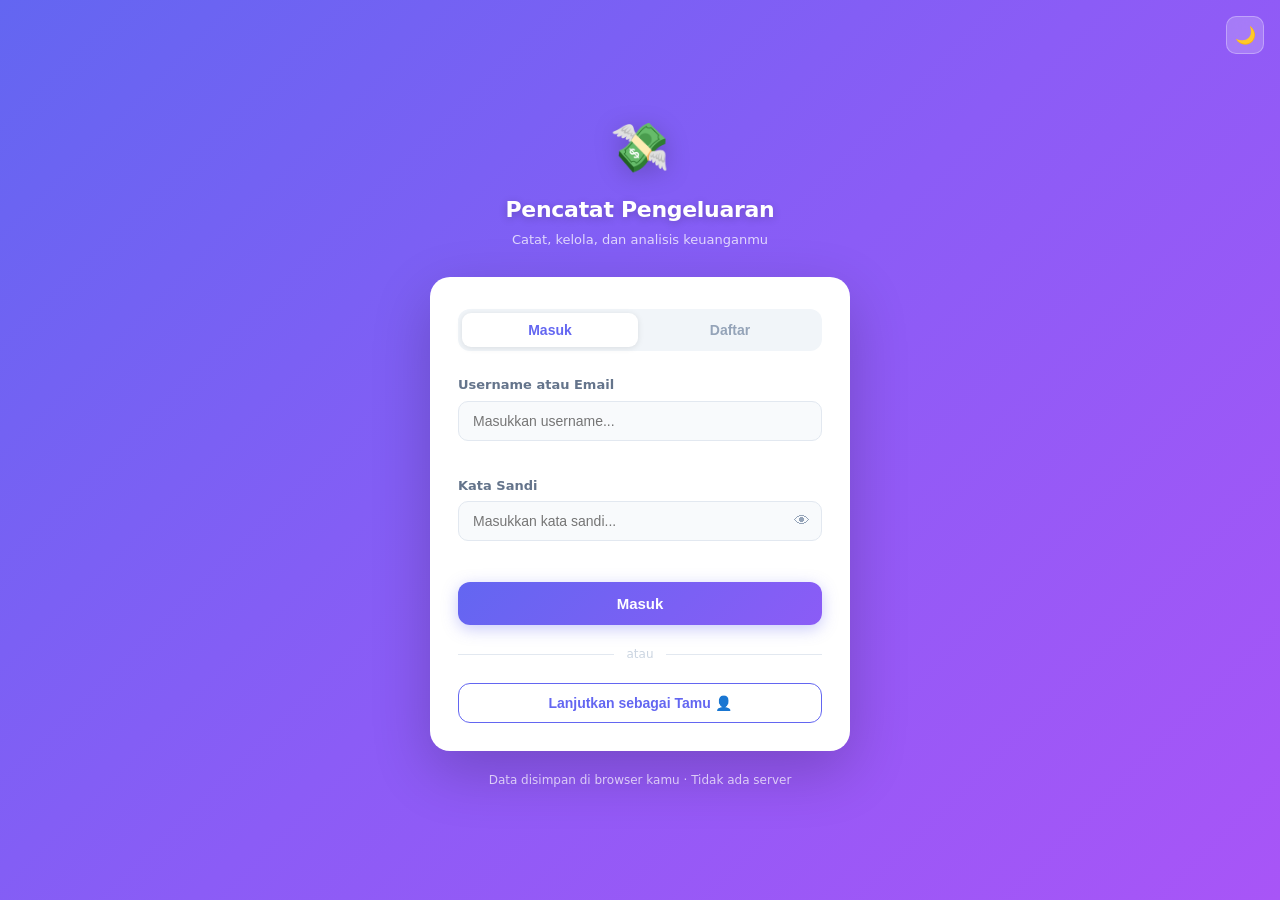
<file: expense-tracker/login.html>
<!DOCTYPE html>
<html lang="id" data-theme="light">
<head>
  <meta charset="UTF-8" />
  <meta name="viewport" content="width=device-width, initial-scale=1.0" />
  <title>Login – Pencatat Pengeluaran</title>
  <link rel="stylesheet" href="style.css" />
  <style>
    /* ── LOGIN PAGE SPECIFIC ── */
    body {
      min-height: 100vh;
      display: flex;
      flex-direction: column;
      align-items: center;
      justify-content: center;
      background: linear-gradient(135deg, #6366f1 0%, #8b5cf6 50%, #a855f7 100%);
      padding: 20px;
    }

    .login-wrap {
      width: 100%;
      max-width: 420px;
      animation: fadeUp .4s ease;
    }

    @keyframes fadeUp {
      from { opacity: 0; transform: translateY(20px); }
      to   { opacity: 1; transform: translateY(0); }
    }

    .login-logo {
      text-align: center;
      margin-bottom: 28px;
    }

    .login-logo .logo-icon {
      font-size: 48px;
      display: block;
      margin-bottom: 10px;
      filter: drop-shadow(0 4px 12px rgba(0,0,0,.2));
    }

    .login-logo h1 {
      font-size: 22px;
      font-weight: 900;
      color: #fff;
      letter-spacing: -.3px;
      text-shadow: 0 2px 8px rgba(0,0,0,.2);
    }

    .login-logo p {
      font-size: 13px;
      color: rgba(255,255,255,.75);
      margin-top: 4px;
    }

    .login-card {
      background: #fff;
      border-radius: 20px;
      padding: 32px 28px 28px;
      box-shadow: 0 20px 60px rgba(0,0,0,.2);
    }

    [data-theme="dark"] .login-card {
      background: #1e293b;
      border: 1px solid #334155;
    }

    /* Tab switch */
    .login-tabs {
      display: flex;
      background: #f1f5f9;
      border-radius: 12px;
      padding: 4px;
      margin-bottom: 24px;
      gap: 4px;
    }

    [data-theme="dark"] .login-tabs {
      background: #0f172a;
    }

    .login-tab {
      flex: 1;
      padding: 9px;
      text-align: center;
      font-size: 14px;
      font-weight: 700;
      color: #94a3b8;
      border-radius: 9px;
      cursor: pointer;
      border: none;
      background: transparent;
      transition: .2s;
    }

    .login-tab.active {
      background: #fff;
      color: #6366f1;
      box-shadow: 0 1px 6px rgba(0,0,0,.1);
    }

    [data-theme="dark"] .login-tab.active {
      background: #1e293b;
      color: #818cf8;
    }

    .login-card .form-group {
      margin-bottom: 16px;
    }

    .login-card label {
      display: block;
      font-size: 13px;
      font-weight: 600;
      color: #64748b;
      margin-bottom: 6px;
    }

    [data-theme="dark"] .login-card label {
      color: #94a3b8;
    }

    .input-wrap {
      position: relative;
    }

    .input-wrap input {
      width: 100%;
      padding: 11px 40px 11px 14px;
      border: 1.5px solid #e2e8f0;
      border-radius: 10px;
      background: #f8fafc;
      color: #1e293b;
      font-size: 14px;
      outline: none;
      transition: .2s;
    }

    [data-theme="dark"] .input-wrap input {
      background: #0f172a;
      border-color: #334155;
      color: #f1f5f9;
    }

    .input-wrap input:focus {
      border-color: #6366f1;
      box-shadow: 0 0 0 3px rgba(99,102,241,.15);
      background: #fff;
    }

    [data-theme="dark"] .input-wrap input:focus {
      background: #1e293b;
    }

    .input-wrap input.error {
      border-color: #ef4444;
    }

    .toggle-pw {
      position: absolute;
      right: 12px;
      top: 50%;
      transform: translateY(-50%);
      background: none;
      border: none;
      cursor: pointer;
      font-size: 16px;
      color: #94a3b8;
      padding: 0;
      line-height: 1;
    }

    .field-err {
      font-size: 11px;
      color: #ef4444;
      margin-top: 4px;
      min-height: 15px;
      display: block;
    }

    .login-btn {
      width: 100%;
      padding: 13px;
      background: linear-gradient(135deg, #6366f1, #8b5cf6);
      color: #fff;
      font-size: 15px;
      font-weight: 800;
      border: none;
      border-radius: 12px;
      cursor: pointer;
      margin-top: 6px;
      box-shadow: 0 4px 16px rgba(99,102,241,.35);
      transition: .15s;
    }

    .login-btn:hover { filter: brightness(1.08); }
    .login-btn:active { transform: scale(.97); }

    .login-divider {
      display: flex;
      align-items: center;
      gap: 12px;
      margin: 20px 0;
      color: #cbd5e1;
      font-size: 12px;
    }

    .login-divider::before,
    .login-divider::after {
      content: '';
      flex: 1;
      height: 1px;
      background: #e2e8f0;
    }

    [data-theme="dark"] .login-divider::before,
    [data-theme="dark"] .login-divider::after {
      background: #334155;
    }

    .guest-btn {
      width: 100%;
      padding: 11px;
      background: transparent;
      color: #6366f1;
      font-size: 14px;
      font-weight: 700;
      border: 1.5px solid #6366f1;
      border-radius: 12px;
      cursor: pointer;
      transition: .15s;
    }

    .guest-btn:hover { background: #eef2ff; }

    [data-theme="dark"] .guest-btn {
      color: #818cf8;
      border-color: #818cf8;
    }

    [data-theme="dark"] .guest-btn:hover { background: #1e1b4b; }

    .login-footer {
      text-align: center;
      margin-top: 20px;
      font-size: 12px;
      color: rgba(255,255,255,.7);
    }

    /* toast */
    .toast {
      position: fixed;
      bottom: 28px;
      left: 50%;
      transform: translateX(-50%);
      background: #1e293b;
      color: #fff;
      padding: 11px 22px;
      border-radius: 12px;
      font-size: 13px;
      font-weight: 600;
      z-index: 999;
      white-space: nowrap;
      box-shadow: 0 8px 24px rgba(0,0,0,.2);
      animation: fadeUp .25s ease;
    }

    .toast.success { background: #059669; }
    .toast.error   { background: #dc2626; }

    /* theme toggle */
    .theme-float {
      position: fixed;
      top: 16px;
      right: 16px;
      background: rgba(255,255,255,.2);
      border: 1px solid rgba(255,255,255,.3);
      border-radius: 10px;
      width: 38px;
      height: 38px;
      display: flex;
      align-items: center;
      justify-content: center;
      cursor: pointer;
      font-size: 17px;
      color: #fff;
      backdrop-filter: blur(8px);
      transition: .2s;
    }

    .theme-float:hover { background: rgba(255,255,255,.3); }

    /* panel hide/show */
    .panel { display: none; }
    .panel.active { display: block; }
  </style>
</head>
<body>

  <!-- Theme toggle -->
  <button class="theme-float" id="theme-toggle" title="Ganti tema">🌙</button>

  <div class="login-wrap">

    <!-- Logo -->
    <div class="login-logo">
      <span class="logo-icon">💸</span>
      <h1>Pencatat Pengeluaran</h1>
      <p>Catat, kelola, dan analisis keuanganmu</p>
    </div>

    <!-- Card -->
    <div class="login-card">

      <!-- Tabs -->
      <div class="login-tabs">
        <button class="login-tab active" id="tab-masuk" onclick="switchTab('masuk')">Masuk</button>
        <button class="login-tab" id="tab-daftar" onclick="switchTab('daftar')">Daftar</button>
      </div>

      <!-- ── PANEL LOGIN ── -->
      <div class="panel active" id="panel-masuk">
        <form id="form-masuk" novalidate>

          <div class="form-group">
            <label for="masuk-user">Username atau Email</label>
            <div class="input-wrap">
              <input type="text" id="masuk-user" placeholder="Masukkan username..." autocomplete="username" />
            </div>
            <span class="field-err" id="err-masuk-user"></span>
          </div>

          <div class="form-group">
            <label for="masuk-pw">Kata Sandi</label>
            <div class="input-wrap">
              <input type="password" id="masuk-pw" placeholder="Masukkan kata sandi..." autocomplete="current-password" />
              <button type="button" class="toggle-pw" onclick="togglePw('masuk-pw', this)">👁</button>
            </div>
            <span class="field-err" id="err-masuk-pw"></span>
          </div>

          <button type="submit" class="login-btn">Masuk</button>
        </form>

        <div class="login-divider">atau</div>
        <button class="guest-btn" onclick="masukTamu()">Lanjutkan sebagai Tamu 👤</button>
      </div>

      <!-- ── PANEL DAFTAR ── -->
      <div class="panel" id="panel-daftar">
        <form id="form-daftar" novalidate>

          <div class="form-group">
            <label for="daftar-nama">Nama Lengkap</label>
            <div class="input-wrap">
              <input type="text" id="daftar-nama" placeholder="Nama lengkapmu..." autocomplete="name" />
            </div>
            <span class="field-err" id="err-daftar-nama"></span>
          </div>

          <div class="form-group">
            <label for="daftar-user">Username</label>
            <div class="input-wrap">
              <input type="text" id="daftar-user" placeholder="Buat username..." autocomplete="username" />
            </div>
            <span class="field-err" id="err-daftar-user"></span>
          </div>

          <div class="form-group">
            <label for="daftar-pw">Kata Sandi</label>
            <div class="input-wrap">
              <input type="password" id="daftar-pw" placeholder="Minimal 6 karakter..." autocomplete="new-password" />
              <button type="button" class="toggle-pw" onclick="togglePw('daftar-pw', this)">👁</button>
            </div>
            <span class="field-err" id="err-daftar-pw"></span>
          </div>

          <div class="form-group">
            <label for="daftar-pw2">Konfirmasi Kata Sandi</label>
            <div class="input-wrap">
              <input type="password" id="daftar-pw2" placeholder="Ulangi kata sandi..." autocomplete="new-password" />
              <button type="button" class="toggle-pw" onclick="togglePw('daftar-pw2', this)">👁</button>
            </div>
            <span class="field-err" id="err-daftar-pw2"></span>
          </div>

          <button type="submit" class="login-btn">Buat Akun</button>
        </form>
      </div>

    </div><!-- /login-card -->

    <div class="login-footer">
      Data disimpan di browser kamu · Tidak ada server
    </div>

  </div><!-- /login-wrap -->

  <script>
    'use strict';

    const USERS_KEY   = 'ebv_users';
    const SESSION_KEY = 'ebv_session';

    /* ── THEME ── */
    const themeBtn = document.getElementById('theme-toggle');
    const saved    = localStorage.getItem('ebv_theme') || 'light';
    applyTheme(saved);

    function applyTheme(t) {
      document.documentElement.setAttribute('data-theme', t);
      themeBtn.textContent = t === 'dark' ? '☀️' : '🌙';
      localStorage.setItem('ebv_theme', t);
    }
    themeBtn.addEventListener('click', () => {
      applyTheme(document.documentElement.getAttribute('data-theme') === 'dark' ? 'light' : 'dark');
    });

    /* ── AUTO-REDIRECT jika sudah login ── */
    if (localStorage.getItem(SESSION_KEY)) {
      window.location.replace('index.html');
    }

    /* ── TAB SWITCH ── */
    function switchTab(tab) {
      ['masuk','daftar'].forEach(t => {
        document.getElementById('tab-' + t).classList.toggle('active', t === tab);
        document.getElementById('panel-' + t).classList.toggle('active', t === tab);
      });
    }

    /* ── TOGGLE PASSWORD ── */
    function togglePw(inputId, btn) {
      const input = document.getElementById(inputId);
      if (input.type === 'password') {
        input.type = 'text';
        btn.textContent = '🙈';
      } else {
        input.type = 'password';
        btn.textContent = '👁';
      }
    }

    /* ── HELPERS ── */
    function getUsers() {
      return JSON.parse(localStorage.getItem(USERS_KEY) || '[]');
    }
    function saveUsers(users) {
      localStorage.setItem(USERS_KEY, JSON.stringify(users));
    }
    function showToast(msg, type = '') {
      const old = document.querySelector('.toast');
      if (old) old.remove();
      const t = document.createElement('div');
      t.className = 'toast ' + type;
      t.textContent = msg;
      document.body.appendChild(t);
      setTimeout(() => t.remove(), 2800);
    }
    function clearErr(...ids) {
      ids.forEach(id => {
        const el = document.getElementById(id);
        if (el) { el.textContent = ''; }
        const input = document.getElementById(id.replace('err-',''));
        if (input) input.classList.remove('error');
      });
    }
    function setErr(id, msg) {
      const el = document.getElementById('err-' + id);
      if (el) el.textContent = msg;
      const input = document.getElementById(id);
      if (input) input.classList.add('error');
    }

    /* ── LOGIN ── */
    document.getElementById('form-masuk').addEventListener('submit', function(e) {
      e.preventDefault();
      clearErr('masuk-user','masuk-pw');

      const user = document.getElementById('masuk-user').value.trim();
      const pw   = document.getElementById('masuk-pw').value;
      let valid  = true;

      if (!user) { setErr('masuk-user', 'Username wajib diisi.'); valid = false; }
      if (!pw)   { setErr('masuk-pw',   'Kata sandi wajib diisi.'); valid = false; }
      if (!valid) return;

      const users   = getUsers();
      const matched = users.find(u => (u.username === user || u.nama === user) && u.password === pw);

      if (!matched) {
        setErr('masuk-pw', 'Username atau kata sandi salah.');
        showToast('Login gagal. Coba lagi.', 'error');
        return;
      }

      localStorage.setItem(SESSION_KEY, JSON.stringify({ username: matched.username, nama: matched.nama }));
      showToast('Selamat datang, ' + matched.nama + '! 👋', 'success');
      setTimeout(() => window.location.replace('index.html'), 1000);
    });

    /* ── DAFTAR ── */
    document.getElementById('form-daftar').addEventListener('submit', function(e) {
      e.preventDefault();
      clearErr('daftar-nama','daftar-user','daftar-pw','daftar-pw2');

      const nama  = document.getElementById('daftar-nama').value.trim();
      const user  = document.getElementById('daftar-user').value.trim();
      const pw    = document.getElementById('daftar-pw').value;
      const pw2   = document.getElementById('daftar-pw2').value;
      let valid   = true;

      if (!nama)           { setErr('daftar-nama', 'Nama wajib diisi.'); valid = false; }
      if (!user)           { setErr('daftar-user', 'Username wajib diisi.'); valid = false; }
      if (pw.length < 6)   { setErr('daftar-pw',   'Minimal 6 karakter.'); valid = false; }
      if (pw !== pw2)      { setErr('daftar-pw2',  'Kata sandi tidak cocok.'); valid = false; }
      if (!valid) return;

      const users = getUsers();
      if (users.find(u => u.username === user)) {
        setErr('daftar-user', 'Username sudah digunakan.');
        return;
      }

      users.push({ nama, username: user, password: pw });
      saveUsers(users);

      showToast('Akun berhasil dibuat! Silakan masuk.', 'success');
      setTimeout(() => switchTab('masuk'), 1200);

      // isi otomatis form login
      setTimeout(() => {
        document.getElementById('masuk-user').value = user;
        document.getElementById('masuk-pw').value   = pw;
      }, 1300);
    });

    /* ── TAMU ── */
    function masukTamu() {
      localStorage.setItem(SESSION_KEY, JSON.stringify({ username: 'tamu', nama: 'Tamu' }));
      window.location.replace('index.html');
    }
  </script>
</body>
</html>
</file>
<file: expense-tracker/style.css>
/* =====================================================
   EXPENSE & BUDGET VISUALIZER — style.css
   ===================================================== */

/* ----- CSS VARIABLES (Light Theme) ----- */
:root {
  --bg:          #f0f2f5;
  --bg-card:     #ffffff;
  --bg-header:   #ffffff;
  --border:      #e2e8f0;
  --text:        #1e293b;
  --text-muted:  #64748b;
  --text-light:  #94a3b8;
  --primary:     #6366f1;
  --primary-hover: #4f46e5;
  --primary-light: #eef2ff;
  --income:      #10b981;
  --income-bg:   #d1fae5;
  --expense:     #ef4444;
  --expense-bg:  #fee2e2;
  --warning-bg:  #fef9c3;
  --warning-text:#854d0e;
  --warning-border:#fde047;
  --danger:      #ef4444;
  --danger-light:#fee2e2;
  --shadow:      0 1px 3px rgba(0,0,0,.08), 0 4px 16px rgba(0,0,0,.05);
  --shadow-lg:   0 8px 30px rgba(0,0,0,.1);
  --radius:      14px;
  --radius-sm:   8px;
  --transition:  .2s ease;
}

/* ----- DARK THEME ----- */
[data-theme="dark"] {
  --bg:          #0f172a;
  --bg-card:     #1e293b;
  --bg-header:   #1e293b;
  --border:      #334155;
  --text:        #f1f5f9;
  --text-muted:  #94a3b8;
  --text-light:  #64748b;
  --primary:     #818cf8;
  --primary-hover:#6366f1;
  --primary-light:#1e1b4b;
  --income:      #34d399;
  --income-bg:   #064e3b;
  --expense:     #f87171;
  --expense-bg:  #450a0a;
  --warning-bg:  #422006;
  --warning-text:#fef08a;
  --warning-border:#854d0e;
  --danger:      #f87171;
  --danger-light:#450a0a;
  --shadow:      0 1px 3px rgba(0,0,0,.3), 0 4px 16px rgba(0,0,0,.2);
  --shadow-lg:   0 8px 30px rgba(0,0,0,.4);
}

/* ----- RESET & BASE ----- */
*, *::before, *::after { box-sizing: border-box; margin: 0; padding: 0; }

html { scroll-behavior: smooth; }

body {
  font-family: 'Segoe UI', system-ui, -apple-system, sans-serif;
  background: var(--bg);
  color: var(--text);
  min-height: 100vh;
  transition: background var(--transition), color var(--transition);
  line-height: 1.5;
}

/* ----- HEADER ----- */
.app-header {
  background: var(--bg-header);
  border-bottom: 1px solid var(--border);
  position: sticky;
  top: 0;
  z-index: 100;
  box-shadow: var(--shadow);
  transition: background var(--transition);
}

.header-inner {
  max-width: 1100px;
  margin: 0 auto;
  padding: 14px 20px;
  display: flex;
  align-items: center;
  justify-content: space-between;
}

.header-left {
  display: flex;
  align-items: center;
  gap: 10px;
}

.header-icon { font-size: 22px; }

.header-title {
  font-size: clamp(15px, 2.5vw, 20px);
  font-weight: 800;
  color: var(--primary);
  letter-spacing: -.3px;
}

/* ----- CONTAINER ----- */
.container {
  max-width: 1100px;
  margin: 0 auto;
  padding: 24px 20px 48px;
  display: flex;
  flex-direction: column;
  gap: 20px;
}

/* ----- CARDS ----- */
.card {
  background: var(--bg-card);
  border: 1px solid var(--border);
  border-radius: var(--radius);
  padding: 24px;
  box-shadow: var(--shadow);
  transition: background var(--transition), border-color var(--transition);
}

.card-title {
  font-size: 16px;
  font-weight: 700;
  color: var(--text);
  margin-bottom: 18px;
}

/* ----- BALANCE CARD ----- */
.balance-card {
  background: linear-gradient(135deg, var(--primary) 0%, #8b5cf6 100%);
  border: none;
  border-radius: var(--radius);
  padding: 28px 28px 22px;
  color: #fff;
  text-align: center;
  box-shadow: var(--shadow-lg);
}

.balance-label {
  font-size: 11px;
  font-weight: 700;
  letter-spacing: 1.5px;
  text-transform: uppercase;
  opacity: .8;
  margin-bottom: 8px;
}

.balance-amount {
  font-size: clamp(36px, 6vw, 52px);
  font-weight: 900;
  letter-spacing: -1px;
  margin-bottom: 16px;
  transition: transform .3s ease;
}

.balance-amount.bump {
  animation: bump .3s ease;
}

@keyframes bump {
  0%  { transform: scale(1); }
  50% { transform: scale(1.06); }
  100%{ transform: scale(1); }
}

.balance-meta {
  display: flex;
  justify-content: center;
  gap: 24px;
  flex-wrap: wrap;
}

.meta-item {
  font-size: 13px;
  opacity: .9;
  background: rgba(255,255,255,.15);
  padding: 4px 12px;
  border-radius: 999px;
}

/* ----- BUDGET WARNING ----- */
.budget-warning {
  background: var(--warning-bg);
  color: var(--warning-text);
  border: 1.5px solid var(--warning-border);
  border-radius: var(--radius-sm);
  padding: 12px 16px;
  font-size: 14px;
  animation: slideDown .3s ease;
}

@keyframes slideDown {
  from { opacity: 0; transform: translateY(-8px); }
  to   { opacity: 1; transform: translateY(0); }
}

/* ----- TOP GRID ----- */
.top-grid {
  display: grid;
  grid-template-columns: 1fr 1fr;
  gap: 20px;
}

/* ----- FORM ----- */
.form-group {
  margin-bottom: 14px;
}

.form-group label {
  display: block;
  font-size: 13px;
  font-weight: 600;
  color: var(--text-muted);
  margin-bottom: 6px;
}

.form-row {
  display: grid;
  grid-template-columns: 1fr 1fr;
  gap: 12px;
}

input[type="text"],
input[type="number"],
input[type="date"],
select {
  width: 100%;
  padding: 10px 13px;
  border: 1.5px solid var(--border);
  border-radius: var(--radius-sm);
  background: var(--bg);
  color: var(--text);
  font-size: 14px;
  outline: none;
  transition: border-color var(--transition), box-shadow var(--transition), background var(--transition);
  -webkit-appearance: none;
  appearance: none;
}

input:focus, select:focus {
  border-color: var(--primary);
  box-shadow: 0 0 0 3px rgba(99,102,241,.15);
}

input.error { border-color: var(--danger); }

.field-error {
  display: block;
  font-size: 11px;
  color: var(--danger);
  margin-top: 4px;
  min-height: 16px;
}

.category-row {
  display: flex;
  gap: 8px;
}

.category-row select { flex: 1; }

/* ----- BUDGET SETTER ----- */
.budget-setter {
  border-top: 1px solid var(--border);
  margin-top: 20px;
  padding-top: 16px;
}

.budget-setter label {
  display: block;
  font-size: 13px;
  font-weight: 600;
  color: var(--text-muted);
  margin-bottom: 6px;
}

.budget-row {
  display: flex;
  gap: 8px;
}

.budget-row input { flex: 1; }

/* ----- BUTTONS ----- */
.btn {
  padding: 10px 18px;
  border-radius: var(--radius-sm);
  font-size: 14px;
  font-weight: 700;
  border: none;
  cursor: pointer;
  transition: background var(--transition), transform var(--transition), box-shadow var(--transition);
  display: inline-flex;
  align-items: center;
  justify-content: center;
  gap: 6px;
}

.btn:active { transform: scale(.97); }

.btn-primary {
  background: var(--primary);
  color: #fff;
  box-shadow: 0 3px 12px rgba(99,102,241,.3);
}

.btn-primary:hover { background: var(--primary-hover); }

.btn-secondary {
  background: var(--primary-light);
  color: var(--primary);
  border: 1.5px solid var(--primary);
}

.btn-danger-outline {
  background: transparent;
  color: var(--danger);
  border: 1.5px solid var(--danger);
  font-size: 12px;
  padding: 7px 13px;
}

.btn-danger-outline:hover { background: var(--danger-light); }

.btn-full { width: 100%; margin-top: 4px; }

.icon-btn {
  background: var(--bg);
  border: 1.5px solid var(--border);
  border-radius: var(--radius-sm);
  width: 38px;
  height: 38px;
  font-size: 17px;
  cursor: pointer;
  display: inline-flex;
  align-items: center;
  justify-content: center;
  transition: background var(--transition);
  color: var(--text);
  flex-shrink: 0;
}

.icon-btn:hover { background: var(--primary-light); }

/* ----- CHART ----- */
.chart-card {
  display: flex;
  flex-direction: column;
}

.chart-wrap {
  position: relative;
  flex: 1;
  min-height: 220px;
  display: flex;
  align-items: center;
  justify-content: center;
}

.chart-wrap canvas {
  max-height: 240px;
}

.chart-empty {
  position: absolute;
  inset: 0;
  display: flex;
  align-items: center;
  justify-content: center;
  font-size: 13px;
  color: var(--text-light);
  font-style: italic;
}

.chart-legend {
  display: flex;
  flex-wrap: wrap;
  gap: 8px;
  margin-top: 14px;
  justify-content: center;
}

.legend-item {
  display: flex;
  align-items: center;
  gap: 6px;
  font-size: 12px;
  color: var(--text-muted);
  background: var(--bg);
  padding: 4px 10px;
  border-radius: 999px;
  border: 1px solid var(--border);
}

.legend-dot {
  width: 10px;
  height: 10px;
  border-radius: 50%;
  flex-shrink: 0;
}

/* ----- MONTHLY SUMMARY ----- */
.monthly-header {
  display: flex;
  align-items: center;
  justify-content: space-between;
  margin-bottom: 18px;
}

.monthly-header .card-title { margin-bottom: 0; }

.month-nav {
  display: flex;
  align-items: center;
  gap: 8px;
}

.month-label {
  font-size: 14px;
  font-weight: 700;
  color: var(--text);
  min-width: 110px;
  text-align: center;
}

.monthly-stats {
  display: grid;
  grid-template-columns: repeat(4, 1fr);
  gap: 12px;
}

.mstat {
  background: var(--bg);
  border: 1px solid var(--border);
  border-radius: var(--radius-sm);
  padding: 14px 10px;
  text-align: center;
  transition: background var(--transition);
}

.mstat-label {
  font-size: 11px;
  font-weight: 600;
  text-transform: uppercase;
  letter-spacing: .6px;
  color: var(--text-light);
  margin-bottom: 6px;
}

.mstat-value {
  font-size: 18px;
  font-weight: 800;
  color: var(--text);
}

.mstat-value.income { color: var(--income); }
.mstat-value.expense { color: var(--expense); }

/* ----- TRANSACTION LIST ----- */
.list-header {
  display: flex;
  align-items: center;
  justify-content: space-between;
  margin-bottom: 16px;
  flex-wrap: wrap;
  gap: 10px;
}

.list-header .card-title { margin-bottom: 0; }

.list-controls {
  display: flex;
  align-items: center;
  gap: 8px;
}

.list-controls select {
  width: auto;
  font-size: 13px;
  padding: 7px 10px;
}

.transaction-list {
  display: flex;
  flex-direction: column;
  gap: 10px;
}

.list-empty {
  text-align: center;
  color: var(--text-light);
  font-size: 14px;
  padding: 32px 0;
  font-style: italic;
}

/* Transaction Item */
.tx-item {
  display: flex;
  align-items: center;
  gap: 14px;
  padding: 14px 16px;
  background: var(--bg);
  border: 1px solid var(--border);
  border-radius: var(--radius-sm);
  transition: background var(--transition), transform .15s ease, box-shadow .15s ease;
  animation: fadeIn .25s ease;
}

@keyframes fadeIn {
  from { opacity: 0; transform: translateY(6px); }
  to   { opacity: 1; transform: translateY(0); }
}

.tx-item:hover { box-shadow: var(--shadow); }

.tx-icon {
  width: 40px;
  height: 40px;
  border-radius: 50%;
  display: flex;
  align-items: center;
  justify-content: center;
  font-size: 18px;
  flex-shrink: 0;
}

.tx-icon.income { background: var(--income-bg); }
.tx-icon.expense { background: var(--expense-bg); }

.tx-info { flex: 1; min-width: 0; }

.tx-name {
  font-size: 14px;
  font-weight: 700;
  color: var(--text);
  white-space: nowrap;
  overflow: hidden;
  text-overflow: ellipsis;
}

.tx-meta {
  display: flex;
  gap: 8px;
  margin-top: 3px;
  flex-wrap: wrap;
}

.tx-cat {
  font-size: 11px;
  font-weight: 600;
  padding: 2px 8px;
  border-radius: 999px;
  background: var(--primary-light);
  color: var(--primary);
}

.tx-date {
  font-size: 11px;
  color: var(--text-light);
}

.tx-amount {
  font-size: 16px;
  font-weight: 800;
  flex-shrink: 0;
}

.tx-amount.income  { color: var(--income); }
.tx-amount.expense { color: var(--expense); }

.tx-delete {
  background: var(--danger-light);
  color: var(--danger);
  border: 1px solid transparent;
  border-radius: var(--radius-sm);
  font-size: 12px;
  font-weight: 700;
  padding: 6px 12px;
  cursor: pointer;
  transition: background var(--transition), transform .15s;
  flex-shrink: 0;
}

.tx-delete:hover { background: var(--danger); color: #fff; }
.tx-delete:active { transform: scale(.95); }

/* ----- MODAL ----- */
.modal-overlay {
  position: fixed;
  inset: 0;
  background: rgba(0,0,0,.45);
  z-index: 500;
  display: flex;
  align-items: center;
  justify-content: center;
  padding: 20px;
  animation: fadeOverlay .2s ease;
}

@keyframes fadeOverlay {
  from { opacity: 0; }
  to   { opacity: 1; }
}

.modal {
  background: var(--bg-card);
  border: 1px solid var(--border);
  border-radius: var(--radius);
  padding: 28px 24px;
  width: 100%;
  max-width: 380px;
  box-shadow: var(--shadow-lg);
  animation: slideUp .25s ease;
}

@keyframes slideUp {
  from { opacity: 0; transform: translateY(20px); }
  to   { opacity: 1; transform: translateY(0); }
}

.modal-title {
  font-size: 16px;
  font-weight: 800;
  color: var(--text);
  margin-bottom: 16px;
}

.modal-input {
  width: 100%;
  padding: 10px 13px;
  border: 1.5px solid var(--border);
  border-radius: var(--radius-sm);
  background: var(--bg);
  color: var(--text);
  font-size: 14px;
  outline: none;
  margin-bottom: 16px;
  transition: border-color var(--transition);
}

.modal-input:focus { border-color: var(--primary); }

.modal-actions {
  display: flex;
  gap: 10px;
  justify-content: flex-end;
}

/* ----- UTILITY ----- */
.hidden { display: none !important; }

/* ----- RESPONSIVE ----- */
@media (max-width: 768px) {
  .top-grid {
    grid-template-columns: 1fr;
  }

  .monthly-stats {
    grid-template-columns: repeat(2, 1fr);
  }

  .balance-amount {
    font-size: 38px;
  }

  .list-header {
    flex-direction: column;
    align-items: flex-start;
  }

  .list-controls {
    width: 100%;
  }

  .list-controls select {
    flex: 1;
  }
}

@media (max-width: 480px) {
  .container { padding: 16px 12px 48px; gap: 14px; }

  .card { padding: 18px 16px; }

  .header-inner { padding: 12px 16px; }

  .header-title { font-size: 14px; }

  .form-row { grid-template-columns: 1fr; }

  .monthly-stats { grid-template-columns: repeat(2, 1fr); }

  .tx-item { padding: 12px; gap: 10px; }

  .tx-icon { width: 34px; height: 34px; font-size: 15px; }

  .balance-meta { gap: 10px; }

  .balance-card { padding: 22px 18px 18px; }
}
</file>
